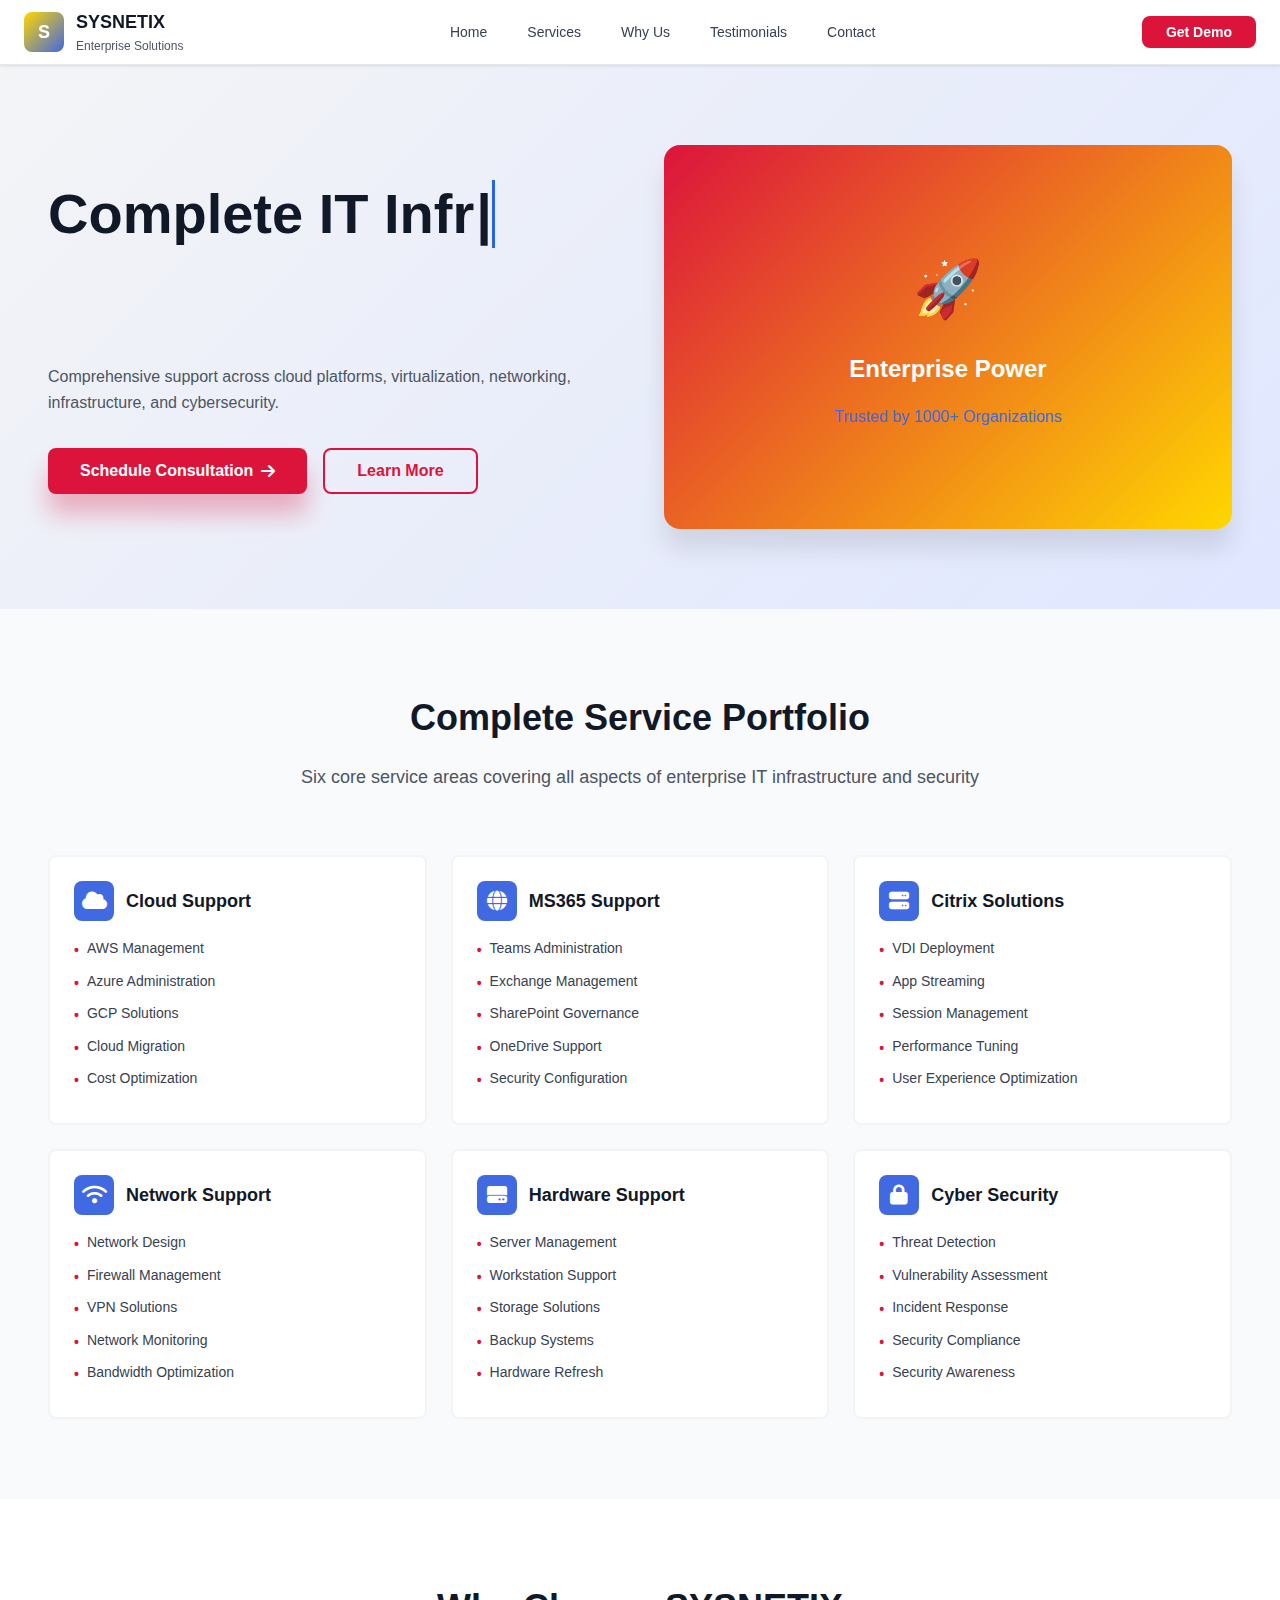
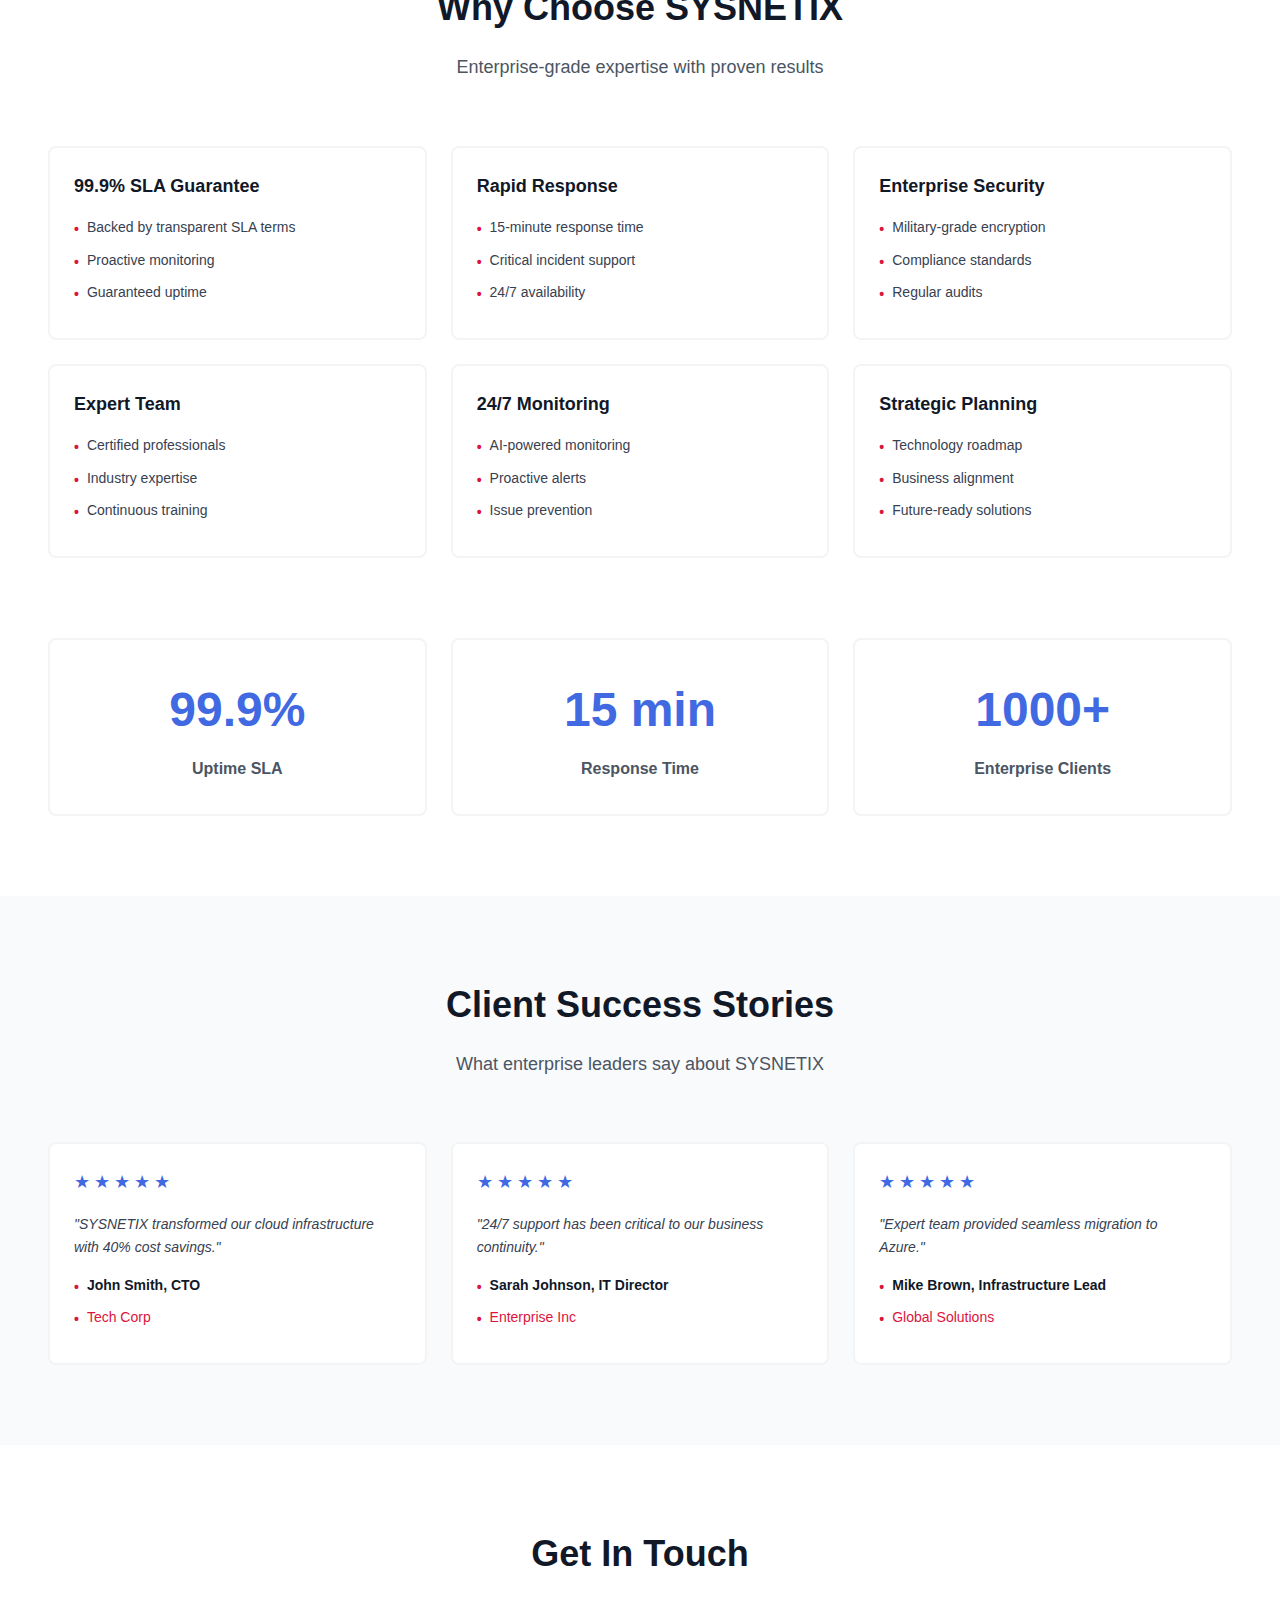
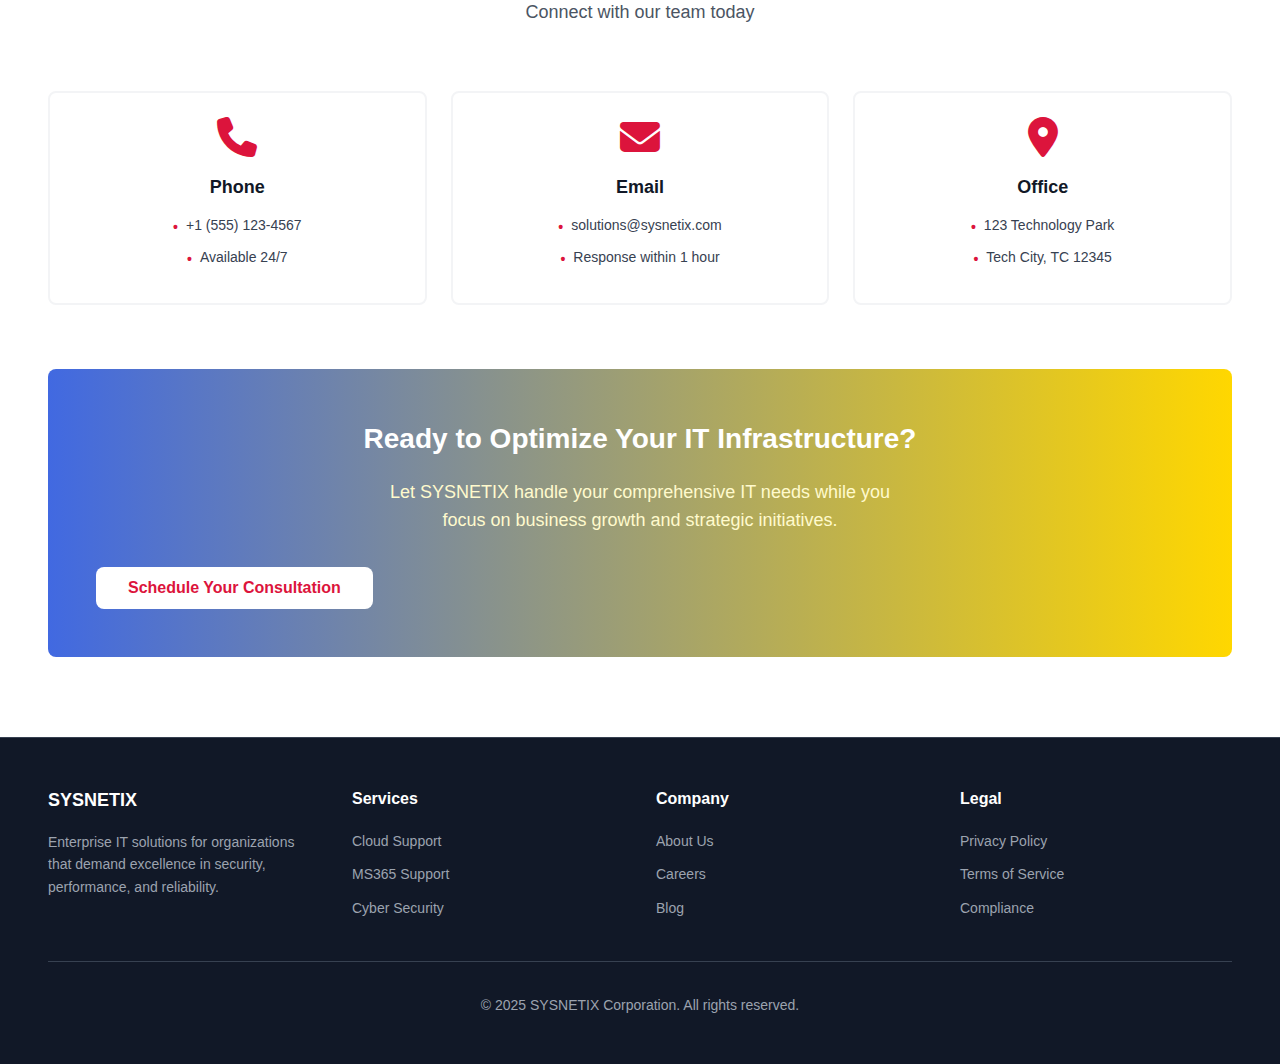
<file: index.html>
<!DOCTYPE html>
<html lang="en">
<head>
    <meta charset="UTF-8">
    <meta name="viewport" content="width=device-width, initial-scale=1.0">
    <title>SYSNETIX - Enterprise IT Infrastructure Solutions</title>
    <link rel="stylesheet" href="https://cdnjs.cloudflare.com/ajax/libs/font-awesome/6.4.0/css/all.min.css">
    <style>
        * {
            margin: 0;
            padding: 0;
            box-sizing: border-box;
        }

        html {
            scroll-behavior: smooth;
        }

        body {
            font-family: -apple-system, BlinkMacSystemFont, 'Segoe UI', Roboto, sans-serif;
            line-height: 1.6;
            color: #FFD700;
            background-color: #4169E1;
        }

        .container {
            max-width: 1280px;
            margin: 0 auto;
            padding: 0 24px;
        }

        @keyframes slideInDown {
            from { opacity: 0; transform: translateY(-20px); }
            to { opacity: 1; transform: translateY(0); }
        }

        @keyframes slideInUp {
            from { opacity: 0; transform: translateY(20px); }
            to { opacity: 1; transform: translateY(0); }
        }

        @keyframes slideInLeft {
            from { opacity: 0; transform: translateX(-30px); }
            to { opacity: 1; transform: translateX(0); }
        }

        @keyframes slideInRight {
            from { opacity: 0; transform: translateX(30px); }
            to { opacity: 1; transform: translateX(0); }
        }

        @keyframes float {
            0%, 100% { transform: translateY(0px); }
            50% { transform: translateY(-10px); }
        }

        @keyframes blink {
            0%, 49%, 100% { border-right-color: #2563EB; }
            50%, 99% { border-right-color: transparent; }
        }

        /* Navigation */
        .navbar {
            background-color: #ffffff;
            border-bottom: 1px solid #E5E7EB;
            position: sticky;
            top: 0;
            z-index: 50;
            box-shadow: 0 1px 3px rgba(0, 0, 0, 0.1);
        }

        .nav-content {
            display: flex;
            justify-content: space-between;
            align-items: center;
            height: 64px;
        }

        .logo {
            display: flex;
            align-items: center;
            gap: 12px;
            animation: slideInLeft 0.7s ease-out;
        }

        .logo-box {
            display: flex;
            align-items: center;
            justify-content: center;
            width: 40px;
            height: 40px;
            background: linear-gradient(135deg, #FFD700, #4169E1);
            border-radius: 8px;
            color: white;
            font-weight: bold;
            font-size: 18px;
        }

        .logo-text {
            display: none;
        }

        .company-name {
            font-weight: bold;
            font-size: 18px;
            color: #111827;
        }

        .tagline {
            font-size: 12px;
            color: #4B5563;
        }

        @media (min-width: 640px) {
            .logo-text {
                display: block;
            }
        }

        .nav-links {
            display: none;
            gap: 8px;
        }

        @media (min-width: 768px) {
            .nav-links {
                display: flex;
            }
        }

        .nav-links a {
            padding: 8px 16px;
            color: #374151;
            font-weight: 500;
            font-size: 14px;
            transition: color 0.3s;
            text-decoration: none;
        }

        .nav-links a:hover {
            color: #DC143C;
        }

        .demo-btn {
            display: none;
            background-color: #DC143C;
            color: white;
            padding: 8px 24px;
            border-radius: 8px;
            border: none;
            font-weight: 600;
            font-size: 14px;
            cursor: pointer;
            transition: background-color 0.3s;
        }

        .demo-btn:hover {
            background-color: #4169E1;
        }

        .demo-btn.desktop-nav {
            display: block;
        }

        @media (max-width: 767px) {
            .demo-btn.desktop-nav {
                display: none;
            }
        }

        .mobile-menu-btn {
            display: block;
            background: none;
            border: none;
            cursor: pointer;
            font-size: 24px;
            color: #374151;
        }

        @media (min-width: 768px) {
            .mobile-menu-btn {
                display: none;
            }
        }

        .mobile-menu {
            display: none;
            background-color: white;
            border-bottom: 1px solid #E5E7EB;
            padding: 16px 24px;
            flex-direction: column;
            gap: 12px;
        }

        .mobile-menu.active {
            display: flex;
        }

        .mobile-menu a {
            color: #374151;
            text-decoration: none;
            padding: 8px 0;
            font-weight: 500;
        }

        .mobile-menu a:hover {
            color: #2563EB;
        }

        .mobile-menu .demo-btn {
            display: block;
            width: 100%;
            margin-top: 8px;
        }

        /* Hero Section */
        .hero {
            background: linear-gradient(135deg, #f3f4f6 0%, #e0e7ff 100%);
            padding: 80px 24px;
            position: relative;
            overflow: hidden;
        }

        .hero-grid {
            display: grid;
            grid-template-columns: 1fr;
            gap: 48px;
            align-items: center;
        }

        @media (min-width: 768px) {
            .hero-grid {
                grid-template-columns: 1fr 1fr;
            }
        }

        .hero-content {
            animation: slideInLeft 0.7s ease-out;
        }

        .typing-text {
            font-size: 48px;
            font-weight: bold;
            color: #111827;
            margin-bottom: 24px;
            line-height: 1.2;
            min-height: 96px;
        }

        @media (min-width: 768px) {
            .typing-text {
                font-size: 56px;
            }
        }

        .cursor {
            display: inline-block;
            border-right: 3px solid #2563EB;
            animation: blink 1s infinite;
            margin-left: 2px;
        }

        .hero-desc {
            font-size: 18px;
            color: #374151;
            margin-bottom: 16px;
            min-height: 48px;
        }

        .hero-subtitle {
            color: #4B5563;
            margin-bottom: 32px;
        }

        .hero-buttons {
            display: flex;
            flex-direction: column;
            gap: 16px;
            animation: slideInUp 0.7s ease-out 2s both;
        }

        @media (min-width: 640px) {
            .hero-buttons {
                flex-direction: row;
            }
        }

        .btn {
            padding: 12px 32px;
            border-radius: 8px;
            font-weight: 600;
            border: none;
            cursor: pointer;
            transition: all 0.3s;
            font-size: 16px;
            display: flex;
            align-items: center;
            gap: 8px;
            justify-content: center;
        }

        .btn-primary {
            background-color: #DC143C;
            color: white;
            box-shadow: 0 20px 25px rgba(220, 20, 60, 0.3);
        }

        .btn-primary:hover {
            background-color: #4169E1;
        }

        .btn-secondary {
            border: 2px solid #DC143C;
            color: #DC143C;
            background-color: transparent;
        }

        .btn-secondary:hover {
            background-color: #FFE5EB;
        }

        .btn-white {
            background-color: white;
            color: #DC143C;
        }

        .btn-white:hover {
            background-color: #F3F4F6;
        }

        .hero-visual {
            animation: slideInRight 0.7s ease-out;
            position: relative;
        }

        .hero-box {
            position: relative;
            background: linear-gradient(135deg, #DC143C, #FFD700);
            border-radius: 16px;
            padding: 48px;
            display: flex;
            align-items: center;
            justify-content: center;
            min-height: 384px;
            box-shadow: 0 20px 25px rgba(0, 0, 0, 0.1);
            animation: float 3s ease-in-out infinite;
        }

        .hero-content-box {
            text-align: center;
        }

        .rocket-emoji {
            font-size: 56px;
            margin-bottom: 16px;
        }

        .enterprise-text {
            color: white;
            font-size: 24px;
            font-weight: bold;
        }

        .clients-text {
            color: #4169E1;
            margin-top: 16px;
        }

        /* Section Headers */
        .section-header {
            margin-bottom: 64px;
            text-align: center;
            animation: slideInDown 0.7s ease-out;
        }

        .section-header h2 {
            font-size: 36px;
            font-weight: bold;
            color: #111827;
            margin-bottom: 16px;
        }

        .section-header p {
            font-size: 18px;
            color: #4B5563;
            max-width: 768px;
            margin: 0 auto;
        }

        /* Services Section */
        .services {
            padding: 80px 24px;
            background-color: #F9FAFB;
        }

        .services-grid {
            display: grid;
            grid-template-columns: 1fr;
            gap: 24px;
        }

        @media (min-width: 768px) {
            .services-grid {
                grid-template-columns: repeat(2, 1fr);
            }
        }

        @media (min-width: 1024px) {
            .services-grid {
                grid-template-columns: repeat(3, 1fr);
            }
        }

        .service-card {
            background-color: white;
            border: 2px solid #F3F4F6;
            border-radius: 8px;
            padding: 24px;
            transition: all 0.3s;
            animation: slideInUp 0.6s ease-out both;
        }

        .service-card:hover {
            border-color: #DC143C;
            box-shadow: 0 10px 15px rgba(0, 0, 0, 0.1);
        }

        .service-card:nth-child(1) { animation-delay: 0.05s; }
        .service-card:nth-child(2) { animation-delay: 0.1s; }
        .service-card:nth-child(3) { animation-delay: 0.15s; }
        .service-card:nth-child(4) { animation-delay: 0.2s; }
        .service-card:nth-child(5) { animation-delay: 0.25s; }
        .service-card:nth-child(6) { animation-delay: 0.3s; }

        .service-icon {
            width: 40px;
            height: 40px;
            background-color: #4169E1;
            border-radius: 8px;
            display: flex;
            align-items: center;
            justify-content: center;
            color: white;
            font-size: 20px;
            margin-right: 12px;
            flex-shrink: 0;
            transition: all 0.3s;
        }

        .service-card:hover .service-icon {
            background-color: #FFD700;
            color: #DC143C;
        }

        .service-header {
            display: flex;
            align-items: center;
            margin-bottom: 16px;
        }

        .service-card h3 {
            font-size: 18px;
            font-weight: bold;
            color: #111827;
        }

        .service-card ul {
            list-style: none;
        }

        .service-card li {
            display: flex;
            gap: 8px;
            font-size: 14px;
            color: #374151;
            margin-bottom: 8px;
        }

        .bullet {
            color: #DC143C;
            font-weight: bold;
            margin-top: 2px;
        }

        /* Why Us Section */
        .why-us {
            padding: 80px 24px;
            background-color: white;
        }

        .why-grid {
            display: grid;
            grid-template-columns: 1fr;
            gap: 24px;
            margin-bottom: 80px;
        }

        @media (min-width: 768px) {
            .why-grid {
                grid-template-columns: repeat(2, 1fr);
            }
        }

        @media (min-width: 1024px) {
            .why-grid {
                grid-template-columns: repeat(3, 1fr);
            }
        }

        .why-card {
            background-color: white;
            border: 2px solid #F3F4F6;
            border-radius: 8px;
            padding: 24px;
            transition: all 0.3s;
            animation: slideInUp 0.6s ease-out both;
        }

        .why-card:hover {
            border-color: #DC143C;
            box-shadow: 0 10px 15px rgba(0, 0, 0, 0.1);
        }

        .why-card:nth-child(1) { animation-delay: 0.05s; }
        .why-card:nth-child(2) { animation-delay: 0.1s; }
        .why-card:nth-child(3) { animation-delay: 0.15s; }
        .why-card:nth-child(4) { animation-delay: 0.2s; }
        .why-card:nth-child(5) { animation-delay: 0.25s; }
        .why-card:nth-child(6) { animation-delay: 0.3s; }

        .why-card h3 {
            font-size: 18px;
            font-weight: bold;
            color: #111827;
            margin-bottom: 16px;
        }

        .why-card ul {
            list-style: none;
        }

        .why-card li {
            display: flex;
            gap: 8px;
            font-size: 14px;
            color: #374151;
            margin-bottom: 8px;
        }

        .stats-grid {
            display: grid;
            grid-template-columns: 1fr;
            gap: 24px;
        }

        @media (min-width: 768px) {
            .stats-grid {
                grid-template-columns: repeat(3, 1fr);
            }
        }

        .stat-card {
            background-color: white;
            border: 2px solid #F3F4F6;
            border-radius: 8px;
            padding: 32px;
            text-align: center;
            transition: all 0.3s;
        }

        .stat-card:hover {
            border-color: #DC143C;
            box-shadow: 0 10px 15px rgba(0, 0, 0, 0.1);
        }

        .stat-number {
            font-size: 48px;
            font-weight: bold;
            color: #4169E1;
            margin-bottom: 8px;
        }

        .stat-label {
            color: #4B5563;
            font-weight: 600;
        }

        /* Testimonials Section */
        .testimonials {
            padding: 80px 24px;
            background-color: #F9FAFB;
        }

        .testimonials-grid {
            display: grid;
            grid-template-columns: 1fr;
            gap: 24px;
        }

        @media (min-width: 768px) {
            .testimonials-grid {
                grid-template-columns: repeat(2, 1fr);
            }
        }

        @media (min-width: 1024px) {
            .testimonials-grid {
                grid-template-columns: repeat(3, 1fr);
            }
        }

        .testimonial-card {
            background-color: white;
            border: 2px solid #F3F4F6;
            border-radius: 8px;
            padding: 24px;
            transition: all 0.3s;
            animation: slideInUp 0.6s ease-out both;
        }

        .testimonial-card:hover {
            border-color: #DC143C;
            box-shadow: 0 10px 15px rgba(0, 0, 0, 0.1);
        }

        .testimonial-card:nth-child(1) { animation-delay: 0.05s; }
        .testimonial-card:nth-child(2) { animation-delay: 0.1s; }
        .testimonial-card:nth-child(3) { animation-delay: 0.15s; }

        .stars {
            display: flex;
            gap: 4px;
            margin-bottom: 16px;
        }

        .star {
            color: #4169E1;
            font-size: 18px;
        }

        .testimonial-card p {
            color: #374151;
            margin-bottom: 16px;
            font-style: italic;
            font-size: 14px;
        }

        .testimonial-card ul {
            list-style: none;
        }

        .testimonial-card li {
            display: flex;
            gap: 8px;
            font-size: 14px;
            margin-bottom: 8px;
        }

        .testimonial-author {
            color: #111827;
            font-weight: bold;
        }

        .testimonial-company {
            color: #DC143C;
        }

        /* Contact Section */
        .contact {
            padding: 80px 24px;
            background-color: white;
        }

        .contact-grid {
            display: grid;
            grid-template-columns: 1fr;
            gap: 24px;
            margin-bottom: 64px;
        }

        @media (min-width: 768px) {
            .contact-grid {
                grid-template-columns: repeat(3, 1fr);
            }
        }

        .contact-card {
            background-color: white;
            border: 2px solid #F3F4F6;
            border-radius: 8px;
            padding: 24px;
            text-align: center;
            transition: all 0.3s;
        }

        .contact-card:hover {
            border-color: #DC143C;
            box-shadow: 0 10px 15px rgba(0, 0, 0, 0.1);
        }

        .contact-card i {
            font-size: 40px;
            color: #DC143C;
            margin-bottom: 16px;
            transition: transform 0.3s;
        }

        .contact-card:hover i {
            transform: scale(1.1);
        }

        .contact-card h3 {
            font-size: 18px;
            font-weight: bold;
            color: #111827;
            margin-bottom: 12px;
        }

        .contact-card ul {
            list-style: none;
        }

        .contact-card li {
            display: flex;
            gap: 8px;
            font-size: 14px;
            color: #374151;
            margin-bottom: 8px;
            justify-content: center;
        }

        .cta-banner {
            background: linear-gradient(to right, #4169E1, #FFD700);
            border-radius: 8px;
            padding: 48px;
            text-align: center;
            color: white;
            animation: slideInUp 0.7s ease-out;
        }

        .cta-banner h3 {
            font-size: 28px;
            font-weight: bold;
            margin-bottom: 16px;
        }

        .cta-banner p {
            margin-bottom: 32px;
            font-size: 18px;
            max-width: 512px;
            margin-left: auto;
            margin-right: auto;
            color: #FFFACD;
        }

        /* Footer */
        .footer {
            background-color: #111827;
            color: #D1D5DB;
            padding: 48px 24px;
            border-top: 1px solid #374151;
        }

        .footer-grid {
            display: grid;
            grid-template-columns: 1fr;
            gap: 32px;
            margin-bottom: 32px;
        }

        @media (min-width: 768px) {
            .footer-grid {
                grid-template-columns: repeat(4, 1fr);
            }
        }

        .footer-title {
            font-weight: bold;
            color: white;
            margin-bottom: 16px;
            font-size: 18px;
        }

        .footer-grid p {
            font-size: 14px;
            color: #9CA3AF;
        }

        .footer-grid h4 {
            font-weight: bold;
            color: white;
            margin-bottom: 16px;
        }

        .footer-grid ul {
            list-style: none;
        }

        .footer-grid li {
            margin-bottom: 8px;
        }

        .footer-grid a {
            color: #9CA3AF;
            text-decoration: none;
            transition: color 0.3s;
            font-size: 14px;
        }

        .footer-grid a:hover {
            color: white;
        }

        .footer-bottom {
            border-top: 1px solid #374151;
            padding-top: 32px;
            text-align: center;
            color: #9CA3AF;
            font-size: 14px;
        }
    </style>
</head>
<body>
    <!-- Navigation -->
    <nav class="navbar">
        <div class="container">
            <div class="nav-content">
                <div class="logo">
                    <div class="logo-box">S</div>
                    <div class="logo-text">
                        <div class="company-name">SYSNETIX</div>
                        <div class="tagline">Enterprise Solutions</div>
                    </div>
                </div>
                
                <div class="nav-links">
                    <a href="#home">Home</a>
                    <a href="#services">Services</a>
                    <a href="#why-us">Why Us</a>
                    <a href="#testimonials">Testimonials</a>
                    <a href="#contact">Contact</a>
                </div>

                <button class="demo-btn desktop-nav">Get Demo</button>

                <button class="mobile-menu-btn" id="mobileMenuBtn">
                    <i class="fas fa-bars"></i>
                </button>
            </div>
        </div>
    </nav>

    <!-- Mobile Menu -->
    <div class="mobile-menu" id="mobileMenu">
        <a href="#home">Home</a>
        <a href="#services">Services</a>
        <a href="#why-us">Why Us</a>
        <a href="#testimonials">Testimonials</a>
        <a href="#contact">Contact</a>
        <button class="demo-btn">Get Demo</button>
    </div>

    <!-- Hero Section -->
    <section id="home" class="hero">
        <div class="container">
            <div class="hero-grid">
                <div class="hero-content">
                    <h1 class="typing-text">
                        <span id="typingText"></span><span class="cursor">|</span>
                    </h1>
                    <p id="typingDesc" class="hero-desc"></p>
                    <p class="hero-subtitle">Comprehensive support across cloud platforms, virtualization, networking, infrastructure, and cybersecurity.</p>
                    <div class="hero-buttons">
                        <button class="btn btn-primary">
                            Schedule Consultation <i class="fas fa-arrow-right"></i>
                        </button>
                        <button class="btn btn-secondary">Learn More</button>
                    </div>
                </div>
                <div class="hero-visual">
                    <div class="hero-box">
                        <div class="hero-content-box">
                            <div class="rocket-emoji">🚀</div>
                            <p class="enterprise-text">Enterprise Power</p>
                            <p class="clients-text">Trusted by 1000+ Organizations</p>
                        </div>
                    </div>
                </div>
            </div>
        </div>
    </section>

    <!-- Services Section -->
    <section id="services" class="services">
        <div class="container">
            <div class="section-header">
                <h2>Complete Service Portfolio</h2>
                <p>Six core service areas covering all aspects of enterprise IT infrastructure and security</p>
            </div>
            
            <div class="services-grid" id="servicesGrid"></div>
        </div>
    </section>

    <!-- Why Choose Us -->
    <section id="why-us" class="why-us">
        <div class="container">
            <div class="section-header">
                <h2>Why Choose SYSNETIX</h2>
                <p>Enterprise-grade expertise with proven results</p>
            </div>

            <div class="why-grid" id="whyGrid"></div>

            <div class="stats-grid">
                <div class="stat-card">
                    <div class="stat-number">99.9%</div>
                    <p class="stat-label">Uptime SLA</p>
                </div>
                <div class="stat-card">
                    <div class="stat-number">15 min</div>
                    <p class="stat-label">Response Time</p>
                </div>
                <div class="stat-card">
                    <div class="stat-number">1000+</div>
                    <p class="stat-label">Enterprise Clients</p>
                </div>
            </div>
        </div>
    </section>

    <!-- Testimonials -->
    <section id="testimonials" class="testimonials">
        <div class="container">
            <div class="section-header">
                <h2>Client Success Stories</h2>
                <p>What enterprise leaders say about SYSNETIX</p>
            </div>

            <div class="testimonials-grid" id="testimonialsGrid"></div>
        </div>
    </section>

    <!-- Contact Section -->
    <section id="contact" class="contact">
        <div class="container">
            <div class="section-header">
                <h2>Get In Touch</h2>
                <p>Connect with our team today</p>
            </div>
            
            <div class="contact-grid">
                <div class="contact-card">
                    <i class="fas fa-phone"></i>
                    <h3>Phone</h3>
                    <ul>
                        <li><span class="bullet">•</span> <span>+1 (555) 123-4567</span></li>
                        <li><span class="bullet">•</span> <span>Available 24/7</span></li>
                    </ul>
                </div>

                <div class="contact-card">
                    <i class="fas fa-envelope"></i>
                    <h3>Email</h3>
                    <ul>
                        <li><span class="bullet">•</span> <span>solutions@sysnetix.com</span></li>
                        <li><span class="bullet">•</span> <span>Response within 1 hour</span></li>
                    </ul>
                </div>

                <div class="contact-card">
                    <i class="fas fa-map-marker-alt"></i>
                    <h3>Office</h3>
                    <ul>
                        <li><span class="bullet">•</span> <span>123 Technology Park</span></li>
                        <li><span class="bullet">•</span> <span>Tech City, TC 12345</span></li>
                    </ul>
                </div>
            </div>

            <div class="cta-banner">
                <h3>Ready to Optimize Your IT Infrastructure?</h3>
                <p>Let SYSNETIX handle your comprehensive IT needs while you focus on business growth and strategic initiatives.</p>
                <button class="btn btn-white">Schedule Your Consultation</button>
            </div>
        </div>
    </section>

    <!-- Footer -->
    <footer class="footer">
        <div class="container">
            <div class="footer-grid">
                <div>
                    <div class="footer-title">SYSNETIX</div>
                    <p>Enterprise IT solutions for organizations that demand excellence in security, performance, and reliability.</p>
                </div>
                <div>
                    <h4>Services</h4>
                    <ul>
                        <li><a href="#services">Cloud Support</a></li>
                        <li><a href="#services">MS365 Support</a></li>
                        <li><a href="#services">Cyber Security</a></li>
                    </ul>
                </div>
                <div>
                    <h4>Company</h4>
                    <ul>
                        <li><a href="#">About Us</a></li>
                        <li><a href="#">Careers</a></li>
                        <li><a href="#">Blog</a></li>
                    </ul>
                </div>
                <div>
                    <h4>Legal</h4>
                    <ul>
                        <li><a href="#">Privacy Policy</a></li>
                        <li><a href="#">Terms of Service</a></li>
                        <li><a href="#">Compliance</a></li>
                    </ul>
                </div>
            </div>
            <div class="footer-bottom">
                <p>&copy; 2025 SYSNETIX Corporation. All rights reserved.</p>
            </div>
        </div>
    </footer>

    <script>
        const servicesData = [
            {
                icon: 'fa-cloud',
                title: "Cloud Support",
                features: ["AWS Management", "Azure Administration", "GCP Solutions", "Cloud Migration", "Cost Optimization"]
            },
            {
                icon: 'fa-globe',
                title: "MS365 Support",
                features: ["Teams Administration", "Exchange Management", "SharePoint Governance", "OneDrive Support", "Security Configuration"]
            },
            {
                icon: 'fa-server',
                title: "Citrix Solutions",
                features: ["VDI Deployment", "App Streaming", "Session Management", "Performance Tuning", "User Experience Optimization"]
            },
            {
                icon: 'fa-wifi',
                title: "Network Support",
                features: ["Network Design", "Firewall Management", "VPN Solutions", "Network Monitoring", "Bandwidth Optimization"]
            },
            {
                icon: 'fa-hard-drive',
                title: "Hardware Support",
                features: ["Server Management", "Workstation Support", "Storage Solutions", "Backup Systems", "Hardware Refresh"]
            },
            {
                icon: 'fa-lock',
                title: "Cyber Security",
                features: ["Threat Detection", "Vulnerability Assessment", "Incident Response", "Security Compliance", "Security Awareness"]
            }
        ];

        const whyChooseData = [
            { 
                title: "99.9% SLA Guarantee", 
                features: ["Backed by transparent SLA terms", "Proactive monitoring", "Guaranteed uptime"] 
            },
            { 
                title: "Rapid Response", 
                features: ["15-minute response time", "Critical incident support", "24/7 availability"] 
            },
            { 
                title: "Enterprise Security", 
                features: ["Military-grade encryption", "Compliance standards", "Regular audits"] 
            },
            { 
                title: "Expert Team", 
                features: ["Certified professionals", "Industry expertise", "Continuous training"] 
            },
            { 
                title: "24/7 Monitoring", 
                features: ["AI-powered monitoring", "Proactive alerts", "Issue prevention"] 
            },
            { 
                title: "Strategic Planning", 
                features: ["Technology roadmap", "Business alignment", "Future-ready solutions"] 
            }
        ];

        const testimonialData = [
            { 
                company: "Tech Corp", 
                quote: "SYSNETIX transformed our cloud infrastructure with 40% cost savings.", 
                author: "John Smith, CTO" 
            },
            { 
                company: "Enterprise Inc", 
                quote: "24/7 support has been critical to our business continuity.", 
                author: "Sarah Johnson, IT Director" 
            },
            { 
                company: "Global Solutions", 
                quote: "Expert team provided seamless migration to Azure.", 
                author: "Mike Brown, Infrastructure Lead" 
            }
        ];

        // Mobile Menu Toggle
        const mobileMenuBtn = document.getElementById('mobileMenuBtn');
        const mobileMenu = document.getElementById('mobileMenu');

        mobileMenuBtn.addEventListener('click', () => {
            mobileMenu.classList.toggle('active');
        });

        mobileMenu.querySelectorAll('a').forEach(link => {
            link.addEventListener('click', () => {
                mobileMenu.classList.remove('active');
            });
        });

        // Typing Effect
        const fullText = 'Complete IT Infrastructure Solutions';
        const fullDesc = 'Enterprise-grade services across cloud, security, networking, and infrastructure management.';
        const typingTextEl = document.getElementById('typingText');
        const typingDescEl = document.getElementById('typingDesc');

        let textIndex = 0;
        const typeText = () => {
            if (textIndex <= fullText.length) {
                typingTextEl.textContent = fullText.slice(0, textIndex);
                textIndex++;
                setTimeout(typeText, 50);
            }
        };

        typeText();

        setTimeout(() => {
            let descIndex = 0;
            const typeDesc = () => {
                if (descIndex <= fullDesc.length) {
                    typingDescEl.textContent = fullDesc.slice(0, descIndex);
                    descIndex++;
                    setTimeout(typeDesc, 30);
                }
            };
            typeDesc();
        }, fullText.length * 50);

        function renderServices() {
            const servicesGrid = document.getElementById('servicesGrid');
            servicesGrid.innerHTML = servicesData.map((service) => `
                <div class="service-card">
                    <div class="service-header">
                        <div class="service-icon">
                            <i class="fas ${service.icon}"></i>
                        </div>
                        <h3>${service.title}</h3>
                    </div>
                    <ul>
                        ${service.features.map(feature => `
                            <li>
                                <span class="bullet">•</span>
                                <span>${feature}</span>
                            </li>
                        `).join('')}
                    </ul>
                </div>
            `).join('');
        }

        function renderWhyChoose() {
            const whyGrid = document.getElementById('whyGrid');
            whyGrid.innerHTML = whyChooseData.map((item) => `
                <div class="why-card">
                    <h3>${item.title}</h3>
                    <ul>
                        ${item.features.map(feature => `
                            <li>
                                <span class="bullet">•</span>
                                <span>${feature}</span>
                            </li>
                        `).join('')}
                    </ul>
                </div>
            `).join('');
        }

        function renderTestimonials() {
            const testimonialsGrid = document.getElementById('testimonialsGrid');
            testimonialsGrid.innerHTML = testimonialData.map((testimonial) => `
                <div class="testimonial-card">
                    <div class="stars">
                        ${[...Array(5)].map(() => '<div class="star">★</div>').join('')}
                    </div>
                    <p>"${testimonial.quote}"</p>
                    <ul>
                        <li>
                            <span class="bullet">•</span>
                            <span class="testimonial-author">${testimonial.author}</span>
                        </li>
                        <li>
                            <span class="bullet">•</span>
                            <span class="testimonial-company">${testimonial.company}</span>
                        </li>
                    </ul>
                </div>
            `).join('');
        }

        document.addEventListener('DOMContentLoaded', () => {
            renderServices();
            renderWhyChoose();
            renderTestimonials();
        });
    </script>
</body>
</html>
</file>
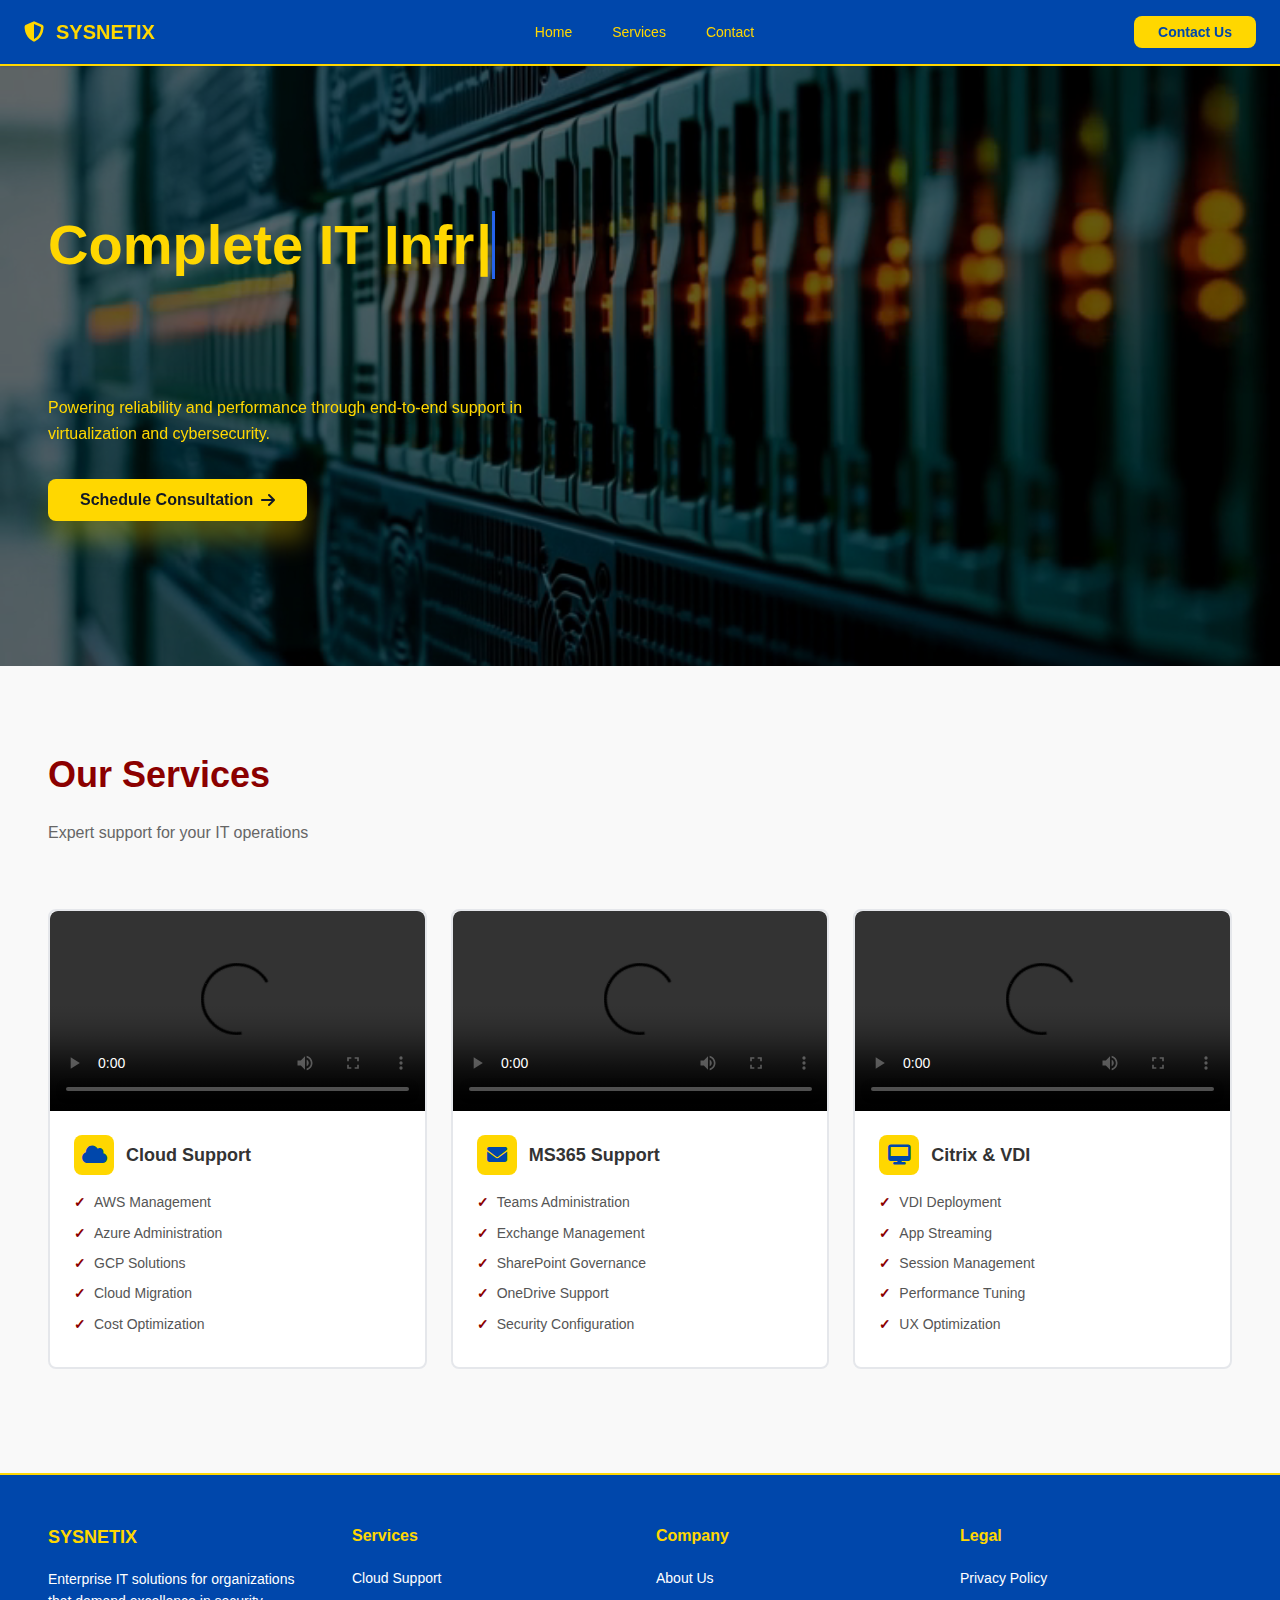
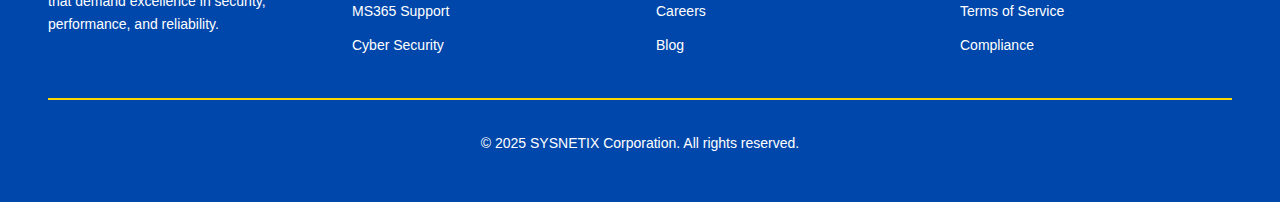
<file: contact.html>
<!DOCTYPE html>
<html lang="en">
<head>
    <meta charset="UTF-8">
    <meta name="viewport" content="width=device-width, initial-scale=1.0">
    <title>SYSNETIX - Enterprise IT Infrastructure Solutions</title>
    <link rel="stylesheet" href="https://cdnjs.cloudflare.com/ajax/libs/font-awesome/6.4.0/css/all.min.css">
    <style>
        * {
            margin: 0;
            padding: 0;
            box-sizing: border-box;
        }

        html {
            scroll-behavior: smooth;
        }

        body {
            font-family: -apple-system, BlinkMacSystemFont, 'Segoe UI', Roboto, sans-serif;
            line-height: 1.6;
            background-color: #ffffff;
        }

        .container {
            max-width: 1280px;
            margin: 0 auto;
            padding: 0 24px;
        }

        @keyframes slideInDown {
            from { opacity: 0; transform: translateY(-20px); }
            to { opacity: 1; transform: translateY(0); }
        }

        @keyframes slideInUp {
            from { opacity: 0; transform: translateY(20px); }
            to { opacity: 1; transform: translateY(0); }
        }

        @keyframes slideInLeft {
            from { opacity: 0; transform: translateX(-30px); }
            to { opacity: 1; transform: translateX(0); }
        }

        @keyframes slideInRight {
            from { opacity: 0; transform: translateX(30px); }
            to { opacity: 1; transform: translateX(0); }
        }

        /* Navigation */
        .navbar {
            background-color: #0047ab;
            border-bottom: 2px solid #FFD700;
            position: sticky;
            top: 0;
            z-index: 50;
            box-shadow: 0 1px 3px rgba(0, 0, 0, 0.1);
        }

        .nav-content {
            display: flex;
            justify-content: space-between;
            align-items: center;
            height: 64px;
        }

        .logo {
            display: flex;
            align-items: center;
            gap: 12px;
            animation: slideInLeft 0.7s ease-out;
            font-weight: bold;
            font-size: 20px;
            color: #FFD700;
        }

        .nav-links {
            display: none;
            gap: 8px;
        }

        @media (min-width: 768px) {
            .nav-links {
                display: flex;
            }
        }

        .nav-links a {
            padding: 8px 16px;
            color: #FFD700;
            font-weight: 500;
            font-size: 14px;
            transition: color 0.3s;
            text-decoration: none;
        }

        .nav-links a:hover {
            color: #FFFFFF;
        }

        .demo-btn {
            display: none;
            background-color: #FFD700;
            color: #0047ab;
            padding: 8px 24px;
            border-radius: 8px;
            border: none;
            font-weight: 600;
            font-size: 14px;
            cursor: pointer;
            transition: background-color 0.3s;
        }

        .demo-btn:hover {
            background-color: #FFC700;
        }

        .demo-btn.desktop-nav {
            display: block;
        }

        @media (max-width: 767px) {
            .demo-btn.desktop-nav {
                display: none;
            }
        }

        .mobile-menu-btn {
            display: block;
            background: none;
            border: none;
            cursor: pointer;
            font-size: 24px;
            color: #FFD700;
        }

        @media (min-width: 768px) {
            .mobile-menu-btn {
                display: none;
            }
        }

        .mobile-menu {
            display: none;
            background-color: #0047ab;
            border-bottom: 1px solid #E5E7EB;
            padding: 16px 24px;
            flex-direction: column;
            gap: 12px;
        }

        .mobile-menu.active {
            display: flex;
        }

        .mobile-menu a {
            color: #FFD700;
            text-decoration: none;
            padding: 8px 0;
            font-weight: 500;
        }

        .mobile-menu a:hover {
            color: #FFFFFF;
        }

        .mobile-menu .demo-btn {
            display: block;
            width: 100%;
            margin-top: 8px;
        }

        /* Hero Section */
        .hero {
            background: linear-gradient(rgba(0, 0, 0, 0.6), rgba(0, 0, 0, 0.6));
            padding: 80px 24px;
            position: relative;
            overflow: hidden;
            min-height: 600px;
            display: flex;
            align-items: center;
            justify-content: flex-start;
        }

        .hero::before {
            content: '';
            position: absolute;
            top: 0;
            left: 0;
            right: 0;
            bottom: 0;
            background: linear-gradient(rgba(0, 0, 0, 0.6), rgba(0, 0, 0, 0.6));
            z-index: 2;
        }

        .hero-video {
            position: absolute;
            top: 0;
            left: 0;
            width: 100%;
            height: 100%;
            object-fit: cover;
            z-index: 1;
        }

        .hero-grid {
            display: grid;
            grid-template-columns: 1fr 1fr;
            gap: 60px;
            align-items: center;
            width: 100%;
            max-width: 1280px;
            margin: 0 auto;
            position: relative;
            z-index: 5;
        }

        @media (max-width: 767px) {
            .hero-grid {
                grid-template-columns: 1fr;
                gap: 30px;
            }
        }

        .hero-content {
            animation: slideInLeft 0.7s ease-out;
            z-index: 10;
        }

        .typing-text {
            font-size: 48px;
            font-weight: bold;
            color: #111827;
            margin-bottom: 24px;
            line-height: 1.2;
            min-height: 96px;
        }

        @media (min-width: 768px) {
            .typing-text {
                font-size: 56px;
            }
        }

        .cursor {
            display: inline-block;
            border-right: 3px solid #2563EB;
            animation: blink 1s infinite;
            margin-left: 2px;
        }

        .hero-desc {
            font-size: 18px;
            color: #374151;
            margin-bottom: 16px;
            min-height: 48px;
        }

        .hero-subtitle {
            color: #4B5563;
            margin-bottom: 32px;
        }

        .hero-buttons {
            display: flex;
            flex-direction: column;
            gap: 16px;
            animation: slideInUp 0.7s ease-out 2s both;
        }

        @media (min-width: 640px) {
            .hero-buttons {
                flex-direction: row;
            }
        }

        .btn {
            padding: 12px 32px;
            border-radius: 8px;
            font-weight: 600;
            border: none;
            cursor: pointer;
            transition: all 0.3s;
            font-size: 16px;
            display: flex;
            align-items: center;
            gap: 8px;
            justify-content: center;
        }

        .btn-primary {
            background-color: #FFD700;
            color: #111827;
            box-shadow: 0 20px 25px rgba(255, 215, 0, 0.3);
        }

        .btn-primary:hover {
            background-color: #FFC700;
            color: #000000;
        }

        .btn-secondary {
            border: 2px solid #FFFFFF;
            color: #FFFFFF;
            background-color: transparent;
        }

        .btn-secondary:hover {
            background-color: #FFFFFF;
            color: #111827;
        }

        .hero-visual {
            animation: slideInRight 0.7s ease-out;
            display: none;
        }

        @media (min-width: 768px) {
            .hero-visual {
                display: block;
            }
        }

        .hero-content-box {
            text-align: center;
        }

        .rocket-emoji {
            font-size: 56px;
            margin-bottom: 16px;
            display: none;
        }

        .enterprise-text {
            color: #4169E1;
            font-size: 24px;
            font-weight: bold;
            display: none;
        }

        .clients-text {
            color: #4169E1;
            margin-top: 16px;
            display: none;
        }

        /* Section Headers */
        .section-header {
            margin-bottom: 64px;
            text-align: left;
            animation: slideInDown 0.7s ease-out;
        }

        .section-header h2 {
            font-size: 36px;
            font-weight: bold;
            color: #8b0000;
            margin-bottom: 16px;
        }

        .section-header p {
            font-size: 16px;
            color: #666;
        }

        /* Services Section */
        .services {
            padding: 80px 24px;
            background-color: #f9f9f9;
        }

        .services-carousel {
            position: relative;
            overflow: hidden;
        }

        .services-grid {
            display: flex;
            gap: 24px;
            overflow-x: auto;
            scroll-behavior: smooth;
            padding-bottom: 24px;
            scrollbar-width: thin;
            scrollbar-color: #FFD700 #f9f9f9;
        }

        .services-grid::-webkit-scrollbar {
            height: 6px;
        }

        .services-grid::-webkit-scrollbar-track {
            background: #f9f9f9;
        }

        .services-grid::-webkit-scrollbar-thumb {
            background: #FFD700;
            border-radius: 3px;
        }

        .services-grid::-webkit-scrollbar-thumb:hover {
            background: #FFD700;
        }

        .service-card-with-video {
            background-color: #FFFFFF;
            border: 2px solid #E5E7EB;
            border-radius: 8px;
            overflow: hidden;
            transition: all 0.3s;
            animation: slideInUp 0.6s ease-out both;
            flex: 0 0 100%;
            min-width: 280px;
        }

        @media (min-width: 768px) {
            .service-card-with-video {
                flex: 0 0 calc(50% - 12px);
                min-width: 280px;
            }
        }

        @media (min-width: 1024px) {
            .service-card-with-video {
                flex: 0 0 calc(33.333% - 16px);
                min-width: 280px;
            }
        }

        .service-card-with-video:hover {
            border-color: #8b0000;
            box-shadow: 0 10px 15px rgba(139, 0, 0, 0.1);
            transform: translateY(-5px);
        }

        .service-card-with-video:nth-child(1) { animation-delay: 0.05s; }
        .service-card-with-video:nth-child(2) { animation-delay: 0.1s; }
        .service-card-with-video:nth-child(3) { animation-delay: 0.15s; }
        .service-card-with-video:nth-child(4) { animation-delay: 0.2s; }
        .service-card-with-video:nth-child(5) { animation-delay: 0.25s; }
        .service-card-with-video:nth-child(6) { animation-delay: 0.3s; }

        .service-video {
            width: 100%;
            height: 200px;
            border-radius: 8px 8px 0 0;
            object-fit: cover;
            display: block;
        }

        .service-card-content {
            padding: 24px;
        }

        .service-header {
            display: flex;
            align-items: center;
            margin-bottom: 16px;
        }

        .service-icon {
            width: 40px;
            height: 40px;
            background-color: #FFD700;
            border-radius: 8px;
            display: flex;
            align-items: center;
            justify-content: center;
            color: #0047ab;
            font-size: 20px;
            margin-right: 12px;
            flex-shrink: 0;
            transition: all 0.3s;
        }

        .service-card-with-video:hover .service-icon {
            background-color: #8b0000;
            color: #FFD700;
        }

        .service-card-with-video h3 {
            font-size: 18px;
            font-weight: bold;
            color: #333;
        }

        .service-card-with-video ul {
            list-style: none;
        }

        .service-card-with-video li {
            display: flex;
            gap: 8px;
            font-size: 14px;
            color: #555;
            margin-bottom: 8px;
        }

        .service-card-with-video li::before {
            content: '✓';
            color: #8b0000;
            font-weight: bold;
            flex-shrink: 0;
        }

        /* Footer */
        .footer {
            background-color: #0047ab;
            color: #FFD700;
            padding: 48px 24px;
            border-top: 2px solid #FFD700;
        }

        .footer-grid {
            display: grid;
            grid-template-columns: 1fr;
            gap: 32px;
            margin-bottom: 32px;
        }

        @media (min-width: 768px) {
            .footer-grid {
                grid-template-columns: repeat(4, 1fr);
            }
        }

        .footer-title {
            font-weight: bold;
            color: #FFD700;
            margin-bottom: 16px;
            font-size: 18px;
        }

        .footer-grid p {
            font-size: 14px;
            color: #FFFFFF;
        }

        .footer-grid h4 {
            font-weight: bold;
            color: #FFD700;
            margin-bottom: 16px;
        }

        .footer-grid ul {
            list-style: none;
        }

        .footer-grid li {
            margin-bottom: 8px;
        }

        .footer-grid a {
            color: #FFFFFF;
            text-decoration: none;
            transition: color 0.3s;
            font-size: 14px;
        }

        .footer-grid a:hover {
            color: #FFD700;
        }

        .footer-bottom {
            border-top: 2px solid #FFD700;
            padding-top: 32px;
            text-align: center;
            color: #FFFFFF;
            font-size: 14px;
        }
    </style>
</head>
<body>
    <!-- Navigation -->
    <nav class="navbar">
        <div class="container">
            <div class="nav-content">
                <div class="logo">
                    <i class="fas fa-shield-alt"></i> SYSNETIX
                </div>
                
                <div class="nav-links">
                    <a href="#home">Home</a>
                    <a href="#services">Services</a>
                    <a href="#contact">Contact</a>
                </div>

                <button class="demo-btn desktop-nav">Contact Us</button>

                <button class="mobile-menu-btn" id="mobileMenuBtn">
                    <i class="fas fa-bars"></i>
                </button>
            </div>
        </div>
    </nav>

    <!-- Mobile Menu -->
    <div class="mobile-menu" id="mobileMenu">
        <a href="#home">Home</a>
        <a href="#services">Services</a>
        <a href="#contact">Contact</a>
        <button class="demo-btn">Contact Us</button>
    </div>

    <!-- Hero Section -->
    <section id="home" class="hero">
        <video class="hero-video" autoplay muted loop playsinline>
            <source src="video.mp4" type="video/mp4">
            Your browser does not support the video tag.
        </video>
        <div class="container">
            <div class="hero-grid">
                <div class="hero-content">
                    <h1 class="typing-text">
                        <span id="typingText" style="color: #FFD700;"></span><span class="cursor" style="color: #FFD700;">|</span>
                    </h1>
                    <p id="typingDesc" class="hero-desc" style="color: #FFD700;"></p>
                    <p class="hero-subtitle" style="color: #FFD700;">Powering reliability and performance through end-to-end support in virtualization and cybersecurity.</p>
                    <div class="hero-buttons">
                        <button class="btn btn-primary">
                            Schedule Consultation <i class="fas fa-arrow-right"></i>
                        </button>
                    </div>
                </div>
                <div class="hero-visual">
                    <div class="hero-box">
                        <div class="hero-content-box">
                            <div class="rocket-emoji">🚀</div>
                            <p class="enterprise-text">Enterprise Power</p>
                            <p class="clients-text">Trusted by 1000+ Organizations</p>
                        </div>
                    </div>
                </div>
            </div>
        </div>
    </section>

    <!-- Services Section -->
    <section id="services" class="services">
        <div class="container">
            <div class="section-header">
                <h2>Our Services</h2>
                <p>Expert support for your IT operations</p>
            </div>
            
            <div class="services-carousel">
                <div class="services-grid" id="servicesGrid"></div>
            </div>
        </div>
    </section>

    <!-- Footer -->
    <footer class="footer">
        <div class="container">
            <div class="footer-grid">
                <div>
                    <div class="footer-title">SYSNETIX</div>
                    <p>Enterprise IT solutions for organizations that demand excellence in security, performance, and reliability.</p>
                </div>
                <div>
                    <h4>Services</h4>
                    <ul>
                        <li><a href="#services">Cloud Support</a></li>
                        <li><a href="#services">MS365 Support</a></li>
                        <li><a href="#services">Cyber Security</a></li>
                    </ul>
                </div>
                <div>
                    <h4>Company</h4>
                    <ul>
                        <li><a href="#">About Us</a></li>
                        <li><a href="#">Careers</a></li>
                        <li><a href="#">Blog</a></li>
                    </ul>
                </div>
                <div>
                    <h4>Legal</h4>
                    <ul>
                        <li><a href="#">Privacy Policy</a></li>
                        <li><a href="#">Terms of Service</a></li>
                        <li><a href="#">Compliance</a></li>
                    </ul>
                </div>
            </div>
            <div class="footer-bottom">
                <p>&copy; 2025 SYSNETIX Corporation. All rights reserved.</p>
            </div>
        </div>
    </footer>

    <script>
        const servicesData = [
            {
                icon: 'fa-cloud',
                title: "Cloud Support",
                video: "https://media.w3.org/cc0-video/big_buck_bunny_720p_30mb.mp4",
                features: ["AWS Management", "Azure Administration", "GCP Solutions", "Cloud Migration", "Cost Optimization"]
            },
            {
                icon: 'fa-envelope',
                title: "MS365 Support",
                video: "https://media.w3.org/cc0-video/big_buck_bunny_720p_30mb.mp4",
                features: ["Teams Administration", "Exchange Management", "SharePoint Governance", "OneDrive Support", "Security Configuration"]
            },
            {
                icon: 'fa-desktop',
                title: "Citrix & VDI",
                video: "https://media.w3.org/cc0-video/big_buck_bunny_720p_30mb.mp4",
                features: ["VDI Deployment", "App Streaming", "Session Management", "Performance Tuning", "UX Optimization"]
            },
            {
                icon: 'fa-wifi',
                title: "Network Support",
                video: "https://media.w3.org/cc0-video/big_buck_bunny_720p_30mb.mp4",
                features: ["Network Design", "Firewall Management", "VPN Solutions", "Network Monitoring", "Bandwidth Optimization"]
            },
            {
                icon: 'fa-server',
                title: "Hardware Support",
                video: "https://media.w3.org/cc0-video/big_buck_bunny_720p_30mb.mp4",
                features: ["Server Management", "Workstation Support", "Storage Solutions", "Backup Systems", "Hardware Refresh"]
            },
            {
                icon: 'fa-lock',
                title: "Cyber Security",
                video: "https://media.w3.org/cc0-video/big_buck_bunny_720p_30mb.mp4",
                features: ["Threat Detection", "Vulnerability Assessment", "Incident Response", "Security Compliance", "Security Awareness"]
            }
        ];

        // Mobile Menu Toggle
        const mobileMenuBtn = document.getElementById('mobileMenuBtn');
        const mobileMenu = document.getElementById('mobileMenu');

        mobileMenuBtn.addEventListener('click', () => {
            mobileMenu.classList.toggle('active');
        });

        mobileMenu.querySelectorAll('a').forEach(link => {
            link.addEventListener('click', () => {
                mobileMenu.classList.remove('active');
            });
        });

        // Typing Effect
        const fullText = 'Complete IT Infrastructure Solutions';
        const fullDesc = 'Enterprise-grade solutions in cloud, security, networking, and infrastructure.';
        const typingTextEl = document.getElementById('typingText');
        const typingDescEl = document.getElementById('typingDesc');

        let textIndex = 0;
        const typeText = () => {
            if (textIndex <= fullText.length) {
                typingTextEl.textContent = fullText.slice(0, textIndex);
                textIndex++;
                setTimeout(typeText, 50);
            }
        };

        typeText();

        setTimeout(() => {
            let descIndex = 0;
            const typeDesc = () => {
                if (descIndex <= fullDesc.length) {
                    typingDescEl.textContent = fullDesc.slice(0, descIndex);
                    descIndex++;
                    setTimeout(typeDesc, 30);
                }
            };
            typeDesc();
        }, fullText.length * 50);

        function renderServices() {
            const servicesGrid = document.getElementById('servicesGrid');
            servicesGrid.innerHTML = servicesData.map((service) => `
                <div class="service-card-with-video">
                    <video class="service-video" controls>
                        <source src="${service.video}" type="video/mp4">
                        Your browser does not support the video tag.
                    </video>
                    <div class="service-card-content">
                        <div class="service-header">
                            <div class="service-icon">
                                <i class="fas ${service.icon}"></i>
                            </div>
                            <h3>${service.title}</h3>
                        </div>
                        <ul>
                            ${service.features.map(feature => `
                                <li>${feature}</li>
                            `).join('')}
                        </ul>
                    </div>
                </div>
            `).join('');
        }

        document.addEventListener('DOMContentLoaded', () => {
            renderServices();
        });
    </script>
</body>
</html>
</file>
